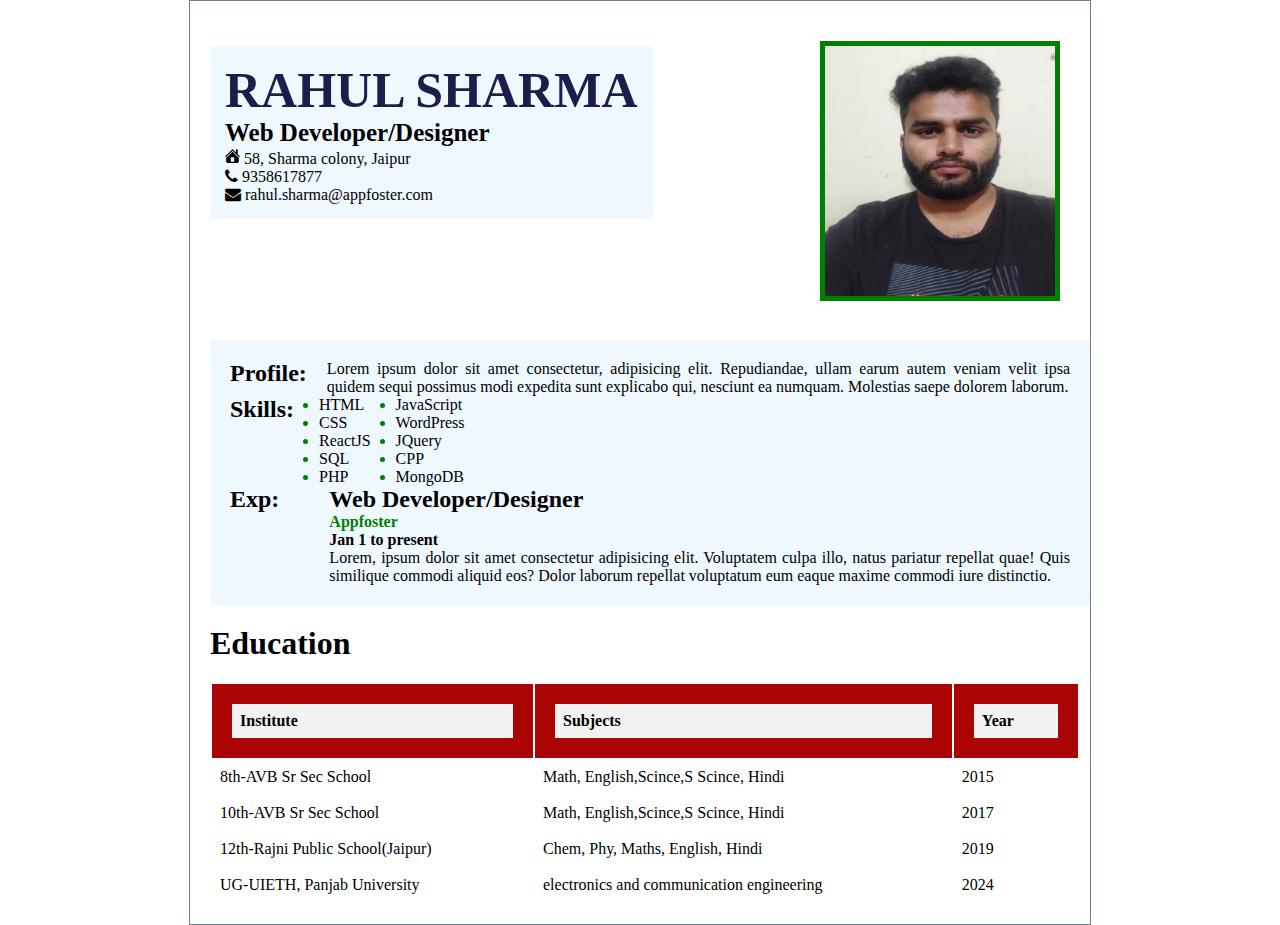
<file: 3532-HTML Basic/index.html>
<!DOCTYPE html>
<html lang="en">

<head>
    <meta charset="UTF-8">
    <meta name="viewport" content="width=device-width, initial-scale=1.0">
    <title>Resume</title>
    <link rel="stylesheet" href="css/style.css">
    <link rel="stylesheet" href="https://cdnjs.cloudflare.com/ajax/libs/font-awesome/4.7.0/css/font-awesome.min.css">
    <link href="https://cdn.jsdelivr.net/npm/bootstrap@5.3.2/dist/css/bootstrap.min.css" rel="stylesheet"
        integrity="sha384-T3c6CoIi6uLrA9TneNEoa7RxnatzjcDSCmG1MXxSR1GAsXEV/Dwwykc2MPK8M2HN" crossorigin="anonymous">






</head>

<body>
    <div class="container">
        <div class="content">
            <section class="intro_section">


                <div class="main-info">
                    <h1>Rahul Sharma</h1>
                    <h4>Web Developer/Designer</h4>
                    <div class="about-me">
                        <ul>
                            <li> <svg xmlns="http://www.w3.org/2000/svg" x="0px" y="0px"  width="15" height="17"
                                    viewBox="0 0 26 26">
                                    <path
                                        d="M 20 2.03125 C 19.449219 2.03125 19 2.480469 19 3.03125 L 19 7.8125 L 13.71875 2.53125 C 13.328125 2.140625 12.671875 2.140625 12.28125 2.53125 L 0.5625 14.28125 C 0.171875 14.671875 0.171875 15.296875 0.5625 15.6875 C 0.953125 16.078125 1.578125 16.078125 1.96875 15.6875 L 13 4.65625 L 24.0625 15.71875 C 24.257813 15.914063 24.523438 16.03125 24.78125 16.03125 C 25.039063 16.03125 25.273438 15.914063 25.46875 15.71875 C 25.859375 15.328125 25.859375 14.703125 25.46875 14.3125 L 22 10.84375 L 22 3.03125 C 22 2.480469 21.550781 2.03125 21 2.03125 Z M 13 6.5 L 2 17.5 L 2 23 C 2 24.65625 3.34375 26 5 26 L 21 26 C 22.65625 26 24 24.65625 24 23 L 24 17.5 Z M 11 16 L 15 16 C 15.550781 16 16 16.449219 16 17 L 16 23 C 16 23.550781 15.550781 24 15 24 L 11 24 C 10.449219 24 10 23.550781 10 23 L 10 17 C 10 16.449219 10.449219 16 11 16 Z">
                                    </path>
                                </svg> <span style="margin-left: auto;">58, Sharma colony, Jaipur</span></li>
                            <li><i class="fa fa-phone"></i> 9358617877</li>
                            <!-- <li>rahul.sharma@appfoster.com</li> -->
                            <li><i class="fa fa-envelope"></i> <span  ><a target=" " href="mailto:rahul.sharma@appfoster.com">rahul.sharma@appfoster.com </a></span></li>
                            <!-- <a href="mailto:recipient@example.com">Send Email</a> -->

                        </ul>
                    </div>
                </div>

                <div class="image_container">
                    <img src="img/rahul.jpg" alt="rahul-photo">
                </div>
            </section>

            <section class="profile">
                <div class="prof">
                    <h2>Profile:</h2>
                    <p>Lorem ipsum dolor sit amet consectetur, adipisicing elit. Repudiandae, ullam earum autem veniam
                        velit ipsa quidem sequi possimus modi expedita sunt explicabo qui, nesciunt ea numquam.
                        Molestias saepe dolorem laborum.</p>
                </div>
                <div class="skills">
                    <h2>Skills:</h2>
                    <div class="skill-item">
                        <ul>
                            <li>HTML </li>
                            <li>CSS</li>
                            <li>ReactJS</li>
                            <li>SQL</li>
                            <li>PHP</li>
                        </ul>
                        <ul>
                            <li>JavaScript</li>
                            <li>WordPress</li>
                            <li>JQuery</li>
                            <li>CPP</li>
                            <li>MongoDB</li>
                        </ul>
                    </div>


                </div>
                <div class="exp">
                    <h2>Exp:</h2>
                    <div class="exp-info">
                        <h2>Web Developer/Designer</h2>

                        <ul>
                            <li style="color: green;"><b>Appfoster </b></li>
                            <li><b>Jan 1 to present</b></li>
                        </ul>
                        <p>Lorem, ipsum dolor sit amet consectetur adipisicing elit. Voluptatem culpa illo, natus
                            pariatur
                            repellat quae! Quis similique commodi aliquid eos? Dolor laborum repellat voluptatum eum
                            eaque
                            maxime commodi iure distinctio.</p>
                    </div>
                </div>
            </section>
            <div class="education">
                <h1>Education</h1>

                <table>
                    <thead class="headd">
                        <tr >
                            <th>Institute</th>
                            <th>Subjects</th>
                            <th>Year</th>
                        </tr>
                    </thead>
                    <tbody>
                        <tr>
                            <td>8th-AVB Sr Sec School</td>
                            <td>Math, English,Scince,S Scince, Hindi</td>
                            <td>2015</td>
                        </tr>
                        <tr>
                            <td>10th-AVB Sr Sec School</td>
                            <td>Math, English,Scince,S Scince, Hindi</td>
                            <td>2017</td>
                        </tr>
                        <tr>
                            <td>12th-Rajni Public School(Jaipur)</td>
                            <td>Chem, Phy, Maths, English, Hindi</td>
                            <td>2019</td>
                        </tr>
                        <tr>
                            <td>UG-UIETH, Panjab University</td>
                            <td>electronics and communication engineering</td>
                            <td>2024</td>
                        </tr>

                    </tbody>
                </table>
            </div>

        </div>

    </div>
</body>

</html>
</file>
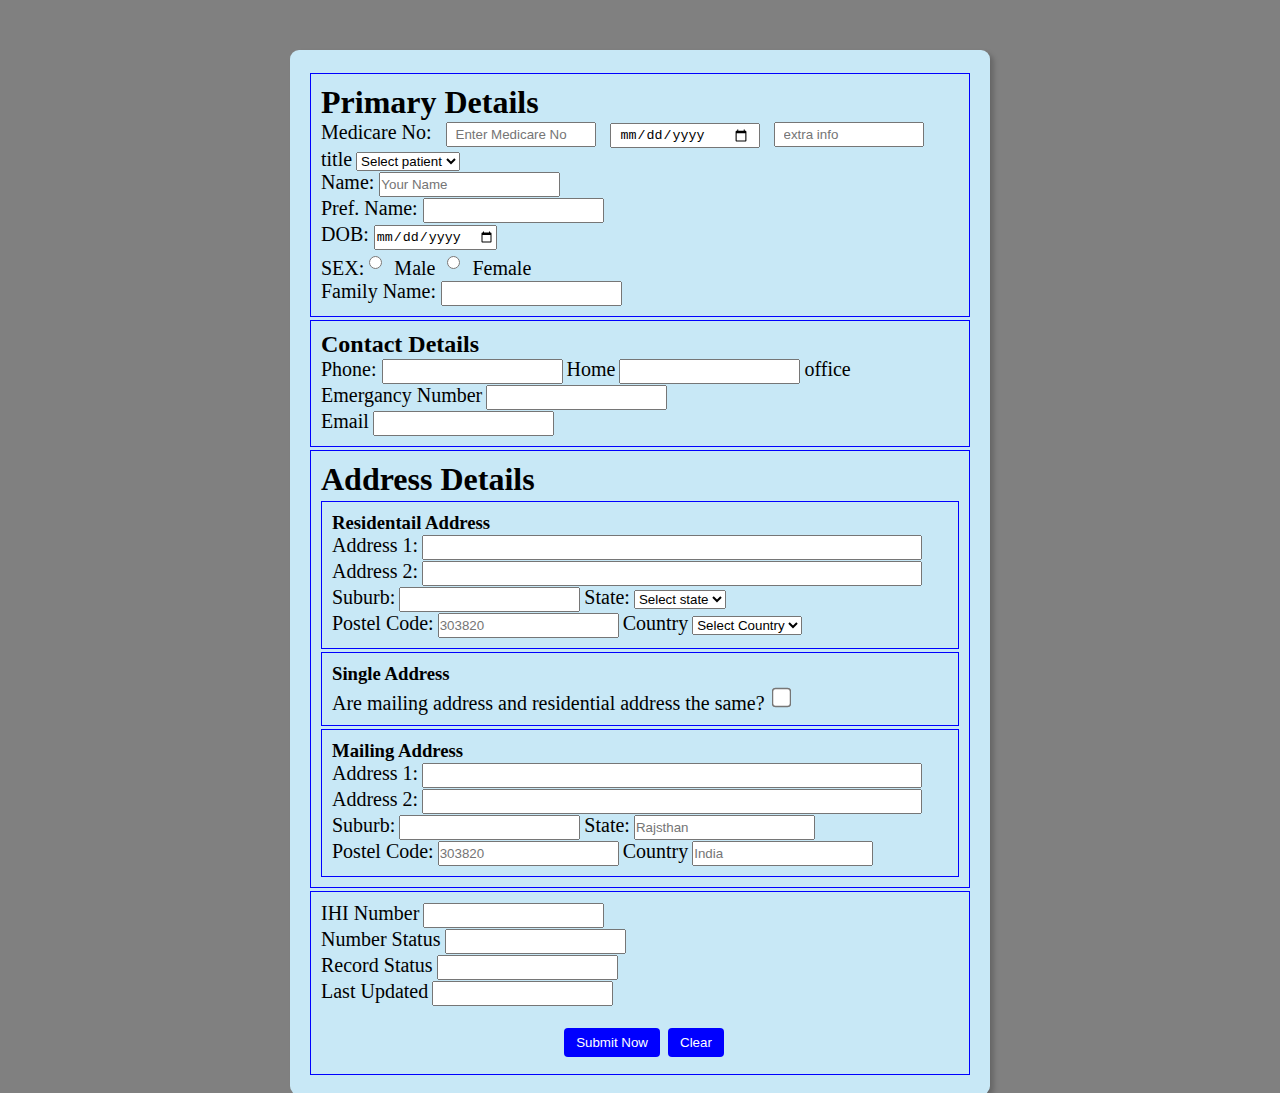
<file: 3535-HTML FORM/index.html>
<!DOCTYPE html>
<html lang="en">

<head>
    <meta charset="UTF-8">
    <meta name="viewport" content="width=device-width, initial-scale=1.0">
    <title>HTML Form</title>
    <link rel="stylesheet" href="css/style.css">
</head>

<body>
    <div class="container">
        <div class="main-content">

            <form action="">
                <div class="box-1">
                    <h1>Primary Details</h1>

                    <div>
                        <label for="medicare-number" class="medicare-label">Medicare No:</label>
                        <input type="text" name="medicare-number" class="medicare-input" placeholder="Enter Medicare No"
                            required>

                        <input type="date" name="medicare-expiry" class="medicare-date" required>

                        <input type="text" name="additional-field" class="medicare-input" placeholder="extra info">
                    </div>
                    <div>
                        <label for="job-role">title</label>
                        <select name="job-role" id="job-role">
                            <option value="">Select patient</option>
                            <option value="frontend">Heart patient</option>
                            <option value="backend">Ortho Patient</option>
                            <option value="full-stack"> Neuro Patient</option>
                        </select>
                    </div>
                    <div>
                        <label for="name">Name: </label>
                        <input type="text" placeholder="Your Name">
                    </div>
                    <div>
                        <label for="name">Pref. Name: </label>
                        <input type="text">
                    </div>
                    <div>
                        <label for="name">DOB: </label>
                        <input type="date">
                    </div>
                    <div>
                        <label for="sex">SEX: </label>
                        <input type="radio" id="html" name="fav_language" value="HTML">
                          <label for="html">Male</label>
                          <input type="radio" id="css" name="fav_language" value="CSS">
                          <label for="css">Female</label>
                    </div>
                    <div>
                        <label for="name">Family Name: </label>
                        <input type="text" placeholder="">
                    </div>
                </div>
                <div class="box-1">
                    <h2>Contact Details</h2>
                    <div>
                        <label for="phone">Phone: </label>
                        <input type="number">
                        <label for="">Home</label>
                        <input type="number">
                        <label for="">office</label>
                    </div>
                    <div>
                        <label for="">Emergancy Number</label>
                        <input type="text">
                    </div>
                    <div>
                        <label for="">Email</label>
                        <input type="mail">
                    </div>
                </div>

                <div class="box-1">
                    <h1>Address Details</h1>
                    <div class="box3-1">
                        <h3>Residentail Address</h3>
                        <div>
                            <label for="">Address 1:</label>
                            <input style="width: 500px;" type="text">
                        </div>
                        <div>
                            <label for="">Address 2:</label>
                            <input style="width: 500px;" type="text">
                        </div>
                        <div>
                            <label for="">Suburb:</label>
                            <input type="text">
                            <label for="">State:</label>
                            <!-- <input type="text" placeholder="Rajsthan"> -->
                            <select name="job-role" id="job-role">
                                <option value="">Select state</option>
                                <option value="frontend">Rajsthan</option>
                                <option value="backend">U.P</option>
                                <option value="full-stack"> Panjab</option>
                                <option value="full-stack"> Haryana</option>
                                <option value="full-stack"> Gujrat</option>
                                <option value="full-stack"> M.P</option>
                            </select>
                        </div>
                        <div>
                            <label for="">Postel Code:</label>
                            <input type="text" placeholder="303820">
                            <label for="">Country</label>
                            <!-- <input type="text" placeholder="India"> -->
                            <select name="job-role" id="job-role">
                                <option value="">Select Country</option>
                                <option value="frontend">India</option>
                                <option value="backend">Nepal</option>
                                <option value="full-stack">U.S</option>
                                <option value="full-stack">Germany</option>
                                <option value="full-stack">England</option>
                                <option value="full-stack">France</option>
                            </select>
                        </div>


                    </div>
                    <!-- <div class="box3-1">
                        <h3>Single Address</h3>
                        <label for="">Are mailing address and residentail address same? yes</label> <input
                        type="checkbox">
    
                    </div> -->
                    <div class="box3-1">
                        <h3>Single Address</h3>
                        <label>
                          Are mailing address and residential address the same?
                          <input type="checkbox">
                        </label>
                        <!-- <button type="button"></button> -->
                      </div>
                    <div class="box3-1">
                        <h3>Mailing Address</h3>
                        <div>
                            <label for="">Address 1:</label>
                            <input style="width: 500px;" type="text">
                        </div>
                        <div>
                            <label for="">Address 2:</label>
                            <input style="width: 500px;" type="text">
                        </div>
                        <div>
                            <label for="">Suburb:</label>
                            <input type="text">
                            <label for="">State:</label>
                            <input type="text" placeholder="Rajsthan">
                        </div>
                        <div>
                            <label for="">Postel Code:</label>
                            <input type="text" placeholder="303820">
                            <label for="">Country</label>
                            <input type="text" placeholder="India">
                        </div>


                    </div>
                </div>
                <div class="box-1">
                    <div>
                        <label for="">IHI Number</label>
                        <input type="number">
                    </div>
                    <div>
                        <label for="">Number Status </label>
                        <input type="number">
                    </div>
                    <div>
                        <label for="">Record Status</label>
                        <input type="number">
                    </div>
                    <div>
                        <label for="">Last Updated</label>
                        <input type="text">
                    </div>
                    <div class="button-container">
                        <button style="margin-right:6px ;" type="submit">Submit Now</button>
                        <button style="margin: 2px;" type="submit">Clear</button>
                    </div>
                </div>

            </form>
        </div>
    </div>
</body>

</html>
</file>
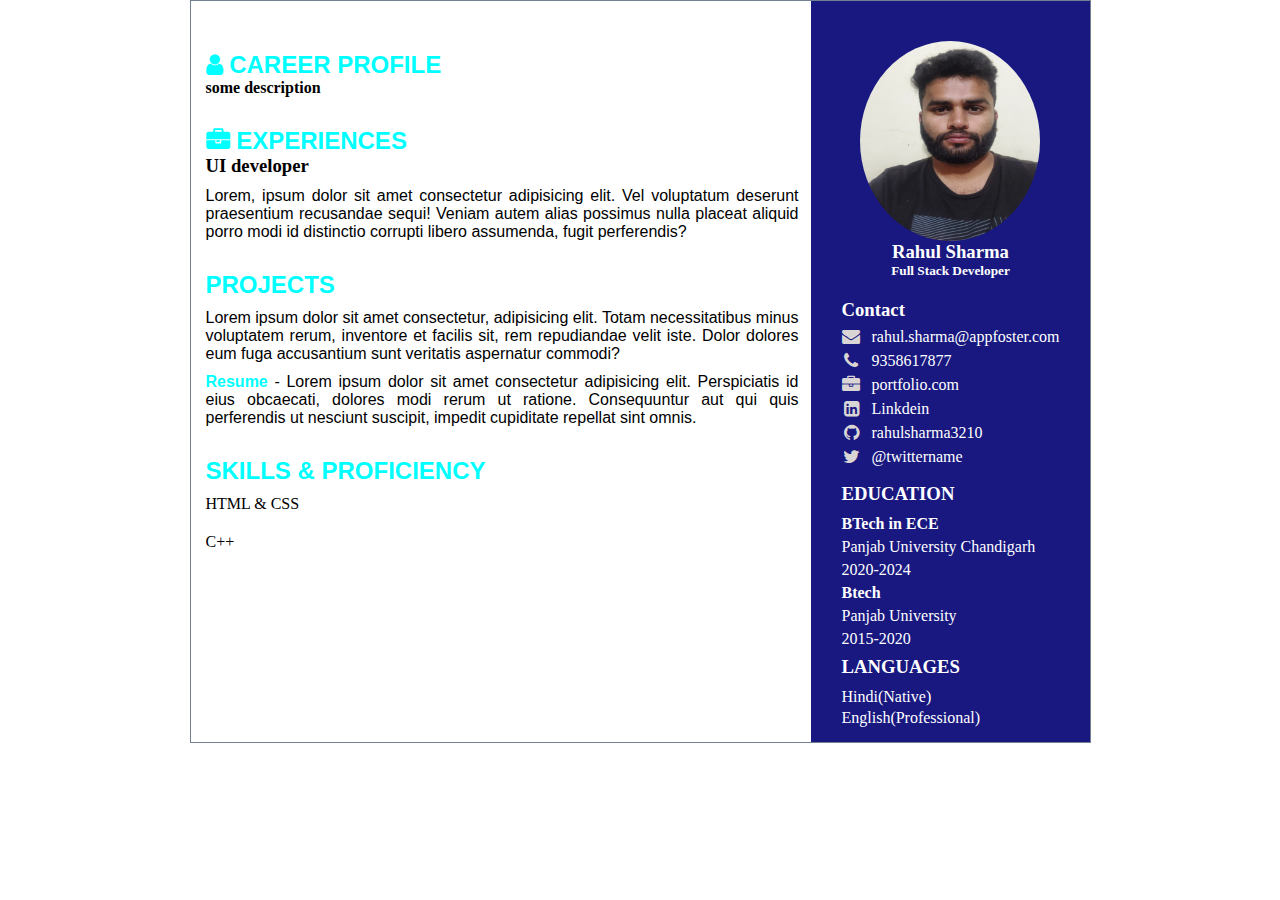
<file: 3550-CSS/index.html>
<!DOCTYPE html>
<html lang="en">

<head>
    <meta charset="UTF-8">
    <meta name="viewport" content="width=device-width, initial-scale=1.0">
    <title>CSS-Task</title>
    <link rel="stylesheet" href="css/style.css">
    <link rel="stylesheet" href="https://cdnjs.cloudflare.com/ajax/libs/font-awesome/4.7.0/css/font-awesome.min.css">
    <link href="https://cdn.jsdelivr.net/npm/bootstrap@5.3.2/dist/css/bootstrap.min.css" rel="stylesheet"
        integrity="sha384-T3c6CoIi6uLrA9TneNEoa7RxnatzjcDSCmG1MXxSR1GAsXEV/Dwwykc2MPK8M2HN" crossorigin="anonymous">
</head>

<body>
    <div class="container">
        <div class="content">
            <div class="left">
                <div class="career">
                    <h2 style="color: aqua;""><i class=" fa fa-user"></i> CAREER PROFILE</h2>
                    <h4>some description</h4>
                </div>
                <div class="exp">
                    <h2 style="color: aqua;"" ><i class=" fa fa-briefcase"></i> EXPERIENCES</h2>
                    <h3>UI developer</h3>
                    <p>Lorem, ipsum dolor sit amet consectetur adipisicing elit. Vel voluptatum deserunt praesentium
                        recusandae sequi! Veniam autem alias possimus nulla placeat aliquid porro modi id distinctio
                        corrupti libero assumenda, fugit perferendis?</p>
                </div>
                <div class="projects">
                    <h2 style="color: aqua;"><i class='fas fa-project-diagram'></i>
                        PROJECTS</h2>
                    <p>Lorem ipsum dolor sit amet consectetur, adipisicing elit. Totam necessitatibus minus voluptatem
                        rerum, inventore et facilis sit, rem repudiandae velit iste. Dolor dolores eum fuga accusantium
                        sunt veritatis aspernatur commodi?</p>

                    <p> <b style="color: aqua;">Resume </b>- Lorem ipsum dolor sit amet consectetur adipisicing elit.
                        Perspiciatis id eius obcaecati, dolores
                        modi rerum ut ratione. Consequuntur aut qui quis perferendis ut nesciunt suscipit, impedit
                        cupiditate repellat sint omnis.</p>
                </div>
                <div class="skill">
                    <h2 style="color: aqua;"">SKILLS & PROFICIENCY</h2>
                    <ul style=" list-style-type: none;">
                        <li>
                            <span style="margin-right: 5px;">HTML & CSS</span>
                            <div class="progress">
                                <div class="progress-bar " role="progressbar" style="width: 25%" aria-valuenow="25"
                                    aria-valuemin="0" aria-valuemax="100"></div>
                            </div>
                        </li>
                        <li>
                            <span style="margin-right: 5px;">C++</span>
                            <div class="progress mt-2">
                                <div class="progress-bar" role="progressbar" style="width: 75%" aria-valuenow="75"
                                    aria-valuemin="0" aria-valuemax="100"></div>
                            </div>
                        </li>
                        </ul>
                </div>



            </div>
            <div class="right">
                <div class="photo">
                    <img src="img/rahul.jpg" alt="">

                </div>
                <div class="head">
                    <h3>Rahul Sharma</h3>
                    <h5>Full Stack Developer</h5>
                </div>
                <div class="contact">
                    <h3>Contact</h3>
                    <ul>
                        <li><i class="fa fa-envelope"></i> <span><a target=" "
                                    href="mailto:rahul.sharma@appfoster.com">rahul.sharma@appfoster.com </a></span></li>
                        <li><i class="fa fa-phone"></i> <span>9358617877</span></li>
                        <li><i class="fa fa-briefcase"></i> <span>portfolio.com</span></li>
                        <li><i class="fa fa-linkedin-square"></i> <span><a target=" "
                                    href="https://www.linkedin.com/in/rahul-sharma-a698ab212">Linkdein</a></span></li>
                        <li><i class="fa fa-github"></i> <span><a target=" "
                                    href="https://github.com/rahulsharma3210">rahulsharma3210</a> </span></li>
                        <li><i class="fa fa-twitter"></i> <span>@twittername</span></li>
                    </ul>
                </div>

                <div class="education">
                    <h3> EDUCATION</h3>


                    <ul>
                        <li><b>BTech in ECE</b></li>
                        <li> Panjab University Chandigarh</li>
                        <li> 2020-2024</li>
                    </ul>
                    <ul>
                        <li><b>Btech</b></li>
                        <li> Panjab University </li>
                        <li> 2015-2020</li>
                    </ul>

                </div>
                <div class="language">
                    <h3>LANGUAGES</h3>
                    <ul>
                        <li>Hindi(Native)</li>

                        <li>English(Professional)</li>
                    </ul>
                </div>
            </div>
        </div>
    </div>
</body>

</html>
</file>
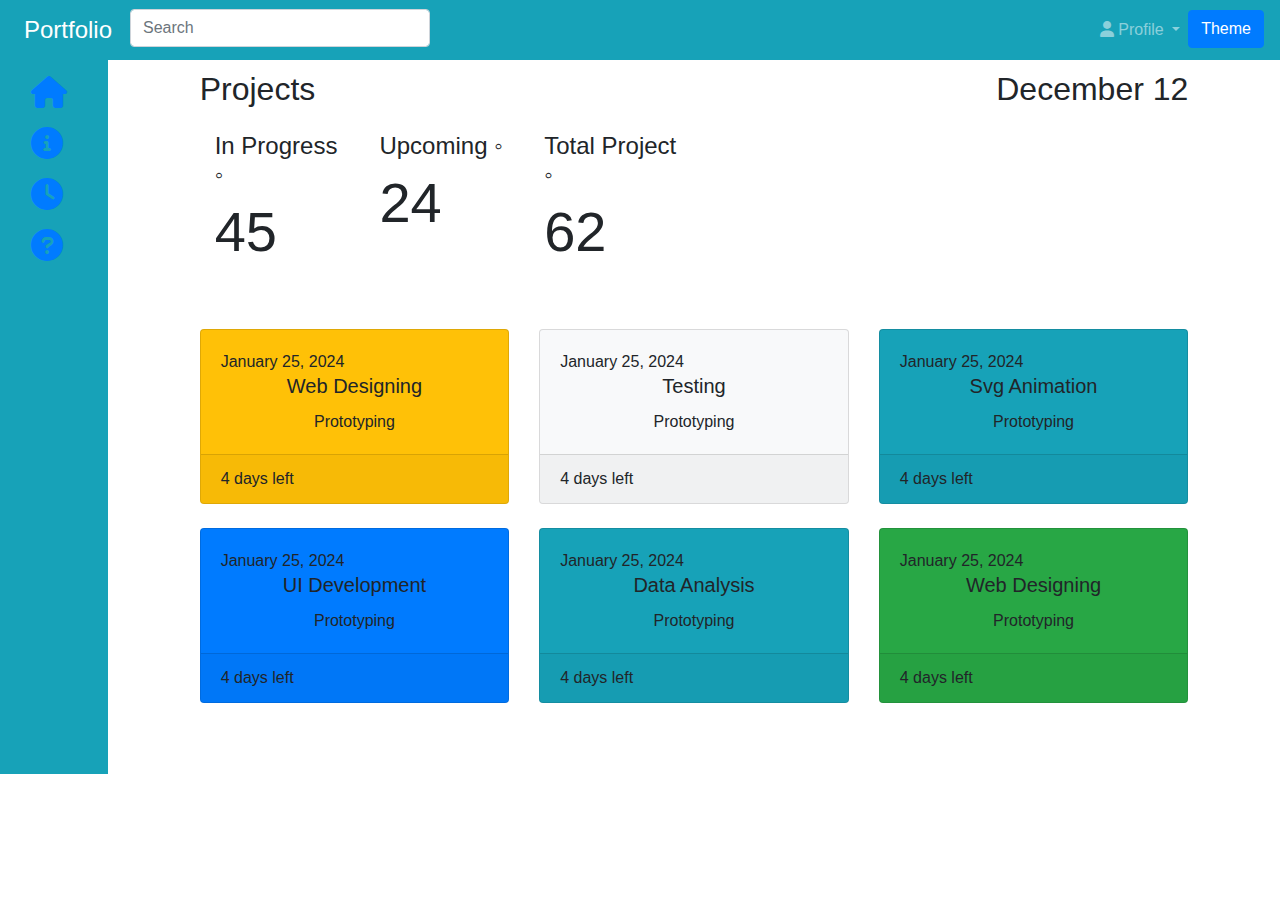
<file: 3555- Bootstrap/index.html>
<!DOCTYPE html>
<html lang="en">

<head>
    <meta charset="UTF-8">
    <meta name="viewport" content="width=device-width, initial-scale=1.0">
    <link rel="stylesheet" href="https://stackpath.bootstrapcdn.com/bootstrap/4.5.2/css/bootstrap.min.css">
    <link rel="stylesheet" href="https://cdnjs.cloudflare.com/ajax/libs/font-awesome/6.0.0/css/all.min.css">
    <title>3555-Bootstrap</title>
    <link rel="stylesheet" href="css/style.css">
    <style></style>
</head>

<body>

    <nav class="navbar navbar-expand-lg navbar-dark bg-info navbar-custom">
        <button class="navbar-toggler" type="button" data-toggle="collapse" data-target="#navbarNav"
            aria-controls="navbarNav" aria-expanded="false" aria-label="Toggle navigation">
            <span class="navbar-toggler-icon"></span>
        </button>
        <div class="collapse navbar-collapse" id="navbarNav">
            <ul class="navbar-nav mr-auto">
                <li class="nav-item active">
                    <a class="nav-link larger-font portfolio-heading" href="#">Portfolio</a>
                </li>
                <li class="nav-item active">
                    <input type="text" class="form-control" placeholder="Search">
                </li>
            </ul>
            <ul class="navbar-nav ml-auto">
                <li class="nav-item dropdown">
                    <a class="nav-link dropdown-toggle" href="#" id="profileDropdown" role="button"
                        data-toggle="dropdown" aria-haspopup="true" aria-expanded="false">
                        <i class="fas fa-user"></i> Profile
                    </a>
                    <div class="dropdown-menu" aria-labelledby="profileDropdown">
                        <a class="dropdown-item" href="#">My Profile</a>
                        <a class="dropdown-item" href="#">Settings</a>
                        <div class="dropdown-divider"></div>
                        <a class="dropdown-item" href="#">Logout</a>
                    </div>
                </li>
                <li class="nav-item">
                    <button class="btn btn-primary" onclick="toggleMode()">Theme</button>
                </li>
            </ul>
        </div>
    </nav>

    <div class="container-fluid">
        <div class="row">
            <!-- Sidebar -->
            <nav class="col-md-3 col-lg-2 w-10 d-md-block bg-info mt-1 sidebar">
                <div class="sidebar-sticky ">
                    <ul class="nav  pt-10 mt-5 flex-column">
                        <li class="nav-item">
                            <a class="nav-link mt-3 mx-auto active" href="#">
                                <i class="fas fa-home fa-2x"></i>
                            </a>
                        </li>
                        <li class="nav-item">
                            <a class="nav-link" href="#">
                                <i class="fas fa-info-circle fa-2x"></i>
                            </a>
                        </li>
                        <li class="nav-item">
                            <a class="nav-link" href="#">
                                <i class="fas fa-clock fa-2x"></i>
                            </a>
                        </li>
                        <li class="nav-item">
                            <a class="nav-link" href="#">
                                <i class="fas fa-question-circle fa-2x"></i>
                            </a>
                        </li>
                    </ul>
                </div>
            </nav>

            <!-- Main Content -->
            <main role="main" class="col-md-9 ml-sm-auto mx-auto col-lg-10 px-md-4">
           

                <div class="main pt-100">
                    <div class="container-fluid  pt-100">

                        <div class="row">
                            <div class="col-lg-6">
                                <h2 class="text-left">Projects</h2>
                            </div>
                            <div class="col-lg-6">
                                <h2 class="text-right">December 12</h2>
                            </div>
                        </div>


                        <div class="container mt-3">
                            <div class="row">
                              
                                <div class="col-md-2 mb-4 mb-4-custom">
                                    <h4>In Progress ◦</h4>
                                    <p class="text-left display-4">45 </p>
                                </div>

                               
                                <div class="col-md-2 mb-4 mb-4-custom">
                                    <h4>Upcoming ◦ </h4>
                                    <p class="text-left display-4">24 </p>
                                </div>

                                
                                <div class="col-md-2 mb-4">
                                    <h4>Total Project ◦</h4>
                                    <p class="text-left display-4">62 </p>
                                </div>
                            </div>
                        </div>

                        <div class="row row-cols-1 row-cols-lg-3 g-4 g-lg-3 ">

                            <div class="col mt-4  ">
                                <div class="card   bg-warning ">

                                    <div class="card-body  ">
                                        January 25, 2024
                                        <h5 class="card-title text-center">Web Designing</h5>
                                        <p class="card-text text-center">Prototyping
                                        </p>
                                    </div>
                                    <div class="card-footer text-body-secondary">
                                        4 days left
                                    </div>
                                </div>
                            </div>
                            
                            <div class="col mt-4  ">
                                <div class="card   bg-light ">

                                    <div class="card-body  ">
                                        January 25, 2024
                                        <h5 class="card-title text-center">Testing</h5>
                                        <p class="card-text text-center">Prototyping
                                        </p>
                                    </div>
                                    <div class="card-footer text-body-secondary">
                                        4 days left
                                    </div>
                                </div>
                            </div>
                            <div class="col mt-4  ">
                                <div class="card bg-info ">

                                    <div class="card-body  ">
                                        January 25, 2024
                                        <h5 class="card-title text-center">Svg Animation</h5>
                                        <p class="card-text text-center">Prototyping
                                        </p>
                                    </div>
                                    <div class="card-footer text-body-secondary">
                                        4 days left
                                    </div>
                                </div>
                            </div>
                            <div class="col mt-4  ">
                                <div class="card   bg-primary ">

                                    <div class="card-body  ">
                                        January 25, 2024
                                        <h5 class="card-title text-center">UI Development</h5>
                                        <p class="card-text text-center">Prototyping
                                        </p>
                                    </div>
                                    <div class="card-footer text-body-secondary">
                                        4 days left
                                    </div>
                                </div>
                            </div>
                            <div class="col mt-4  ">
                                <div class="card   bg-info ">

                                    <div class="card-body  ">
                                        January 25, 2024
                                        <h5 class="card-title text-center">Data Analysis</h5>
                                        <p class="card-text text-center">Prototyping
                                        </p>
                                    </div>
                                    <div class="card-footer text-body-secondary">
                                        4 days left
                                    </div>
                                </div>
                            </div>
                            <div class="col mt-4  ">
                                <div class="card   bg-success ">

                                    <div class="card-body  ">
                                        January 25, 2024
                                        <h5 class="card-title text-center">Web Designing</h5>
                                        <p class="card-text text-center">Prototyping
                                        </p>
                                    </div>
                                    <div class="card-footer text-body-secondary">
                                        4 days left
                                    </div>
                                </div>
                            </div>

                        </div>
                    </div>
                </div>
            </main>
        </div>
    </div>

   
    <script src="https://code.jquery.com/jquery-3.5.1.slim.min.js"></script>
    <script src="https://cdn.jsdelivr.net/npm/@popperjs/core@2.0.7/dist/umd/popper.min.js"></script>
    <script src="https://stackpath.bootstrapcdn.com/bootstrap/4.5.2/js/bootstrap.min.js"></script>

    <script src="javascript/script.js"></script>

</body>

</html>
</file>
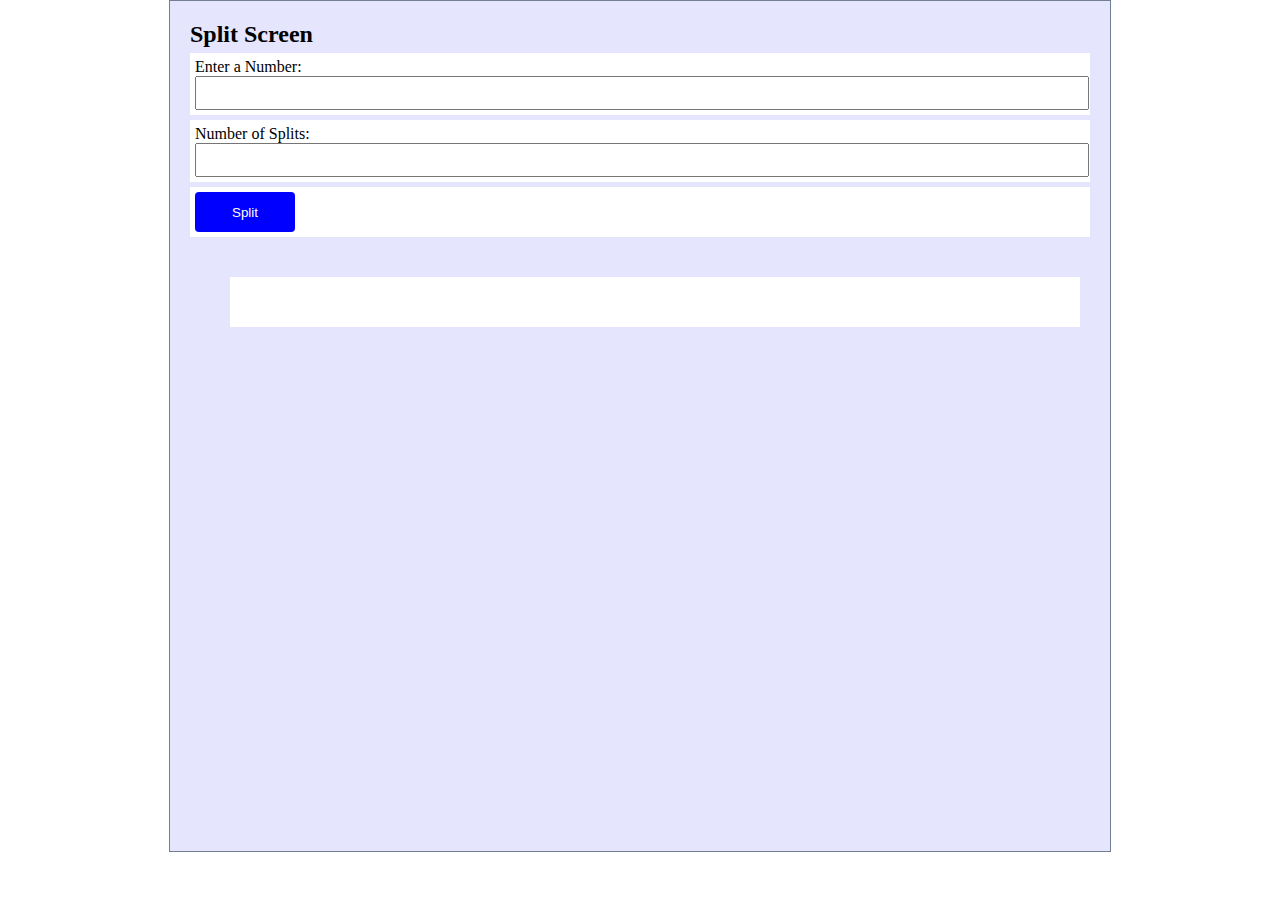
<file: 3565-Javascript/index.html>
<!DOCTYPE html>
<html lang="en">

<head>
  <meta charset="UTF-8">
  <meta name="viewport" content="width=device-width, initial-scale=1.0">
  <title>Split Numbers</title>
  <link rel="stylesheet" href="css/style.css">
</head>

<body>
  <div class="container">
    <div class="content">
      <h2>Split Screen </h2>
      <div class="box">
        <label for="inputNumber">Enter a Number:</label>
        <input type="number" id="inputNumber" min="1" required>
      </div>
      <div class="box">
        <label for="inputSplit">Number of Splits:</label>
        <input type="number" id="inputSplit" min="1" required>
      </div>
      <div class="box">
        <button onclick="splitNumbers()">Split</button>
      </div>
      <div id="output-container">
        <!-- Divs will be dynamically added here -->
      </div>
    </div>
  </div>

  <script src="javascript/script.js"></script>
</body>

</html>
</file>
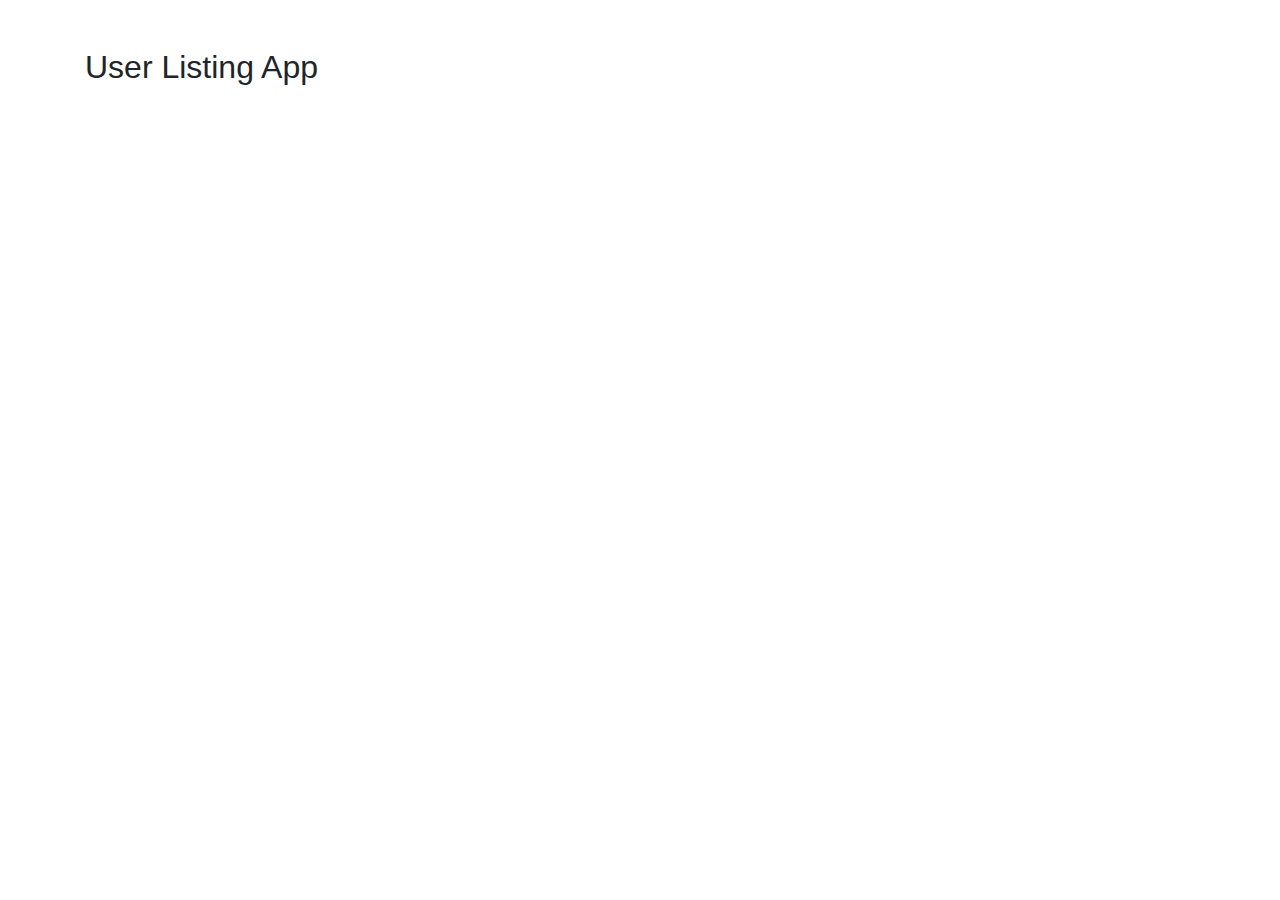
<file: 3589-Async JS/index.html>
<!DOCTYPE html>
<html lang="en">
<head>
  <meta charset="UTF-8">
  <meta name="viewport" content="width=device-width, initial-scale=1.0">
  <title>User Listing</title>
  <link rel="stylesheet" href="https://stackpath.bootstrapcdn.com/bootstrap/4.5.2/css/bootstrap.min.css">
  
</head>
<body>

<div class="container  mt-5">
  <h2>User Listing App</h2>
  <div id="userList"></div>
  
</div>

<div class="modal fade" id="userDetailsModal" tabindex="-1" role="dialog" aria-labelledby="userDetailsModalLabel" aria-hidden="true">
  <div class="modal-dialog" role="document">
    <div class="modal-content">
      <div class="modal-header">
        <h5 class="modal-title" id="userDetailsModalLabel">User Details</h5>
        <button type="button" class="close" data-dismiss="modal" aria-label="Close">
          <span aria-hidden="true">&times;</span>
        </button>
      </div>
      <div class="modal-body" id="userDetails"></div>
    </div>
  </div>
</div>


<script src="https://code.jquery.com/jquery-3.5.1.slim.min.js"></script>
<script src="https://cdn.jsdelivr.net/npm/@popperjs/core@2.9.1/dist/umd/popper.min.js"></script>
<script src="https://stackpath.bootstrapcdn.com/bootstrap/4.5.2/js/bootstrap.min.js"></script>


<script src="javascript/script.js"></script>
</body>
</html>
</file>
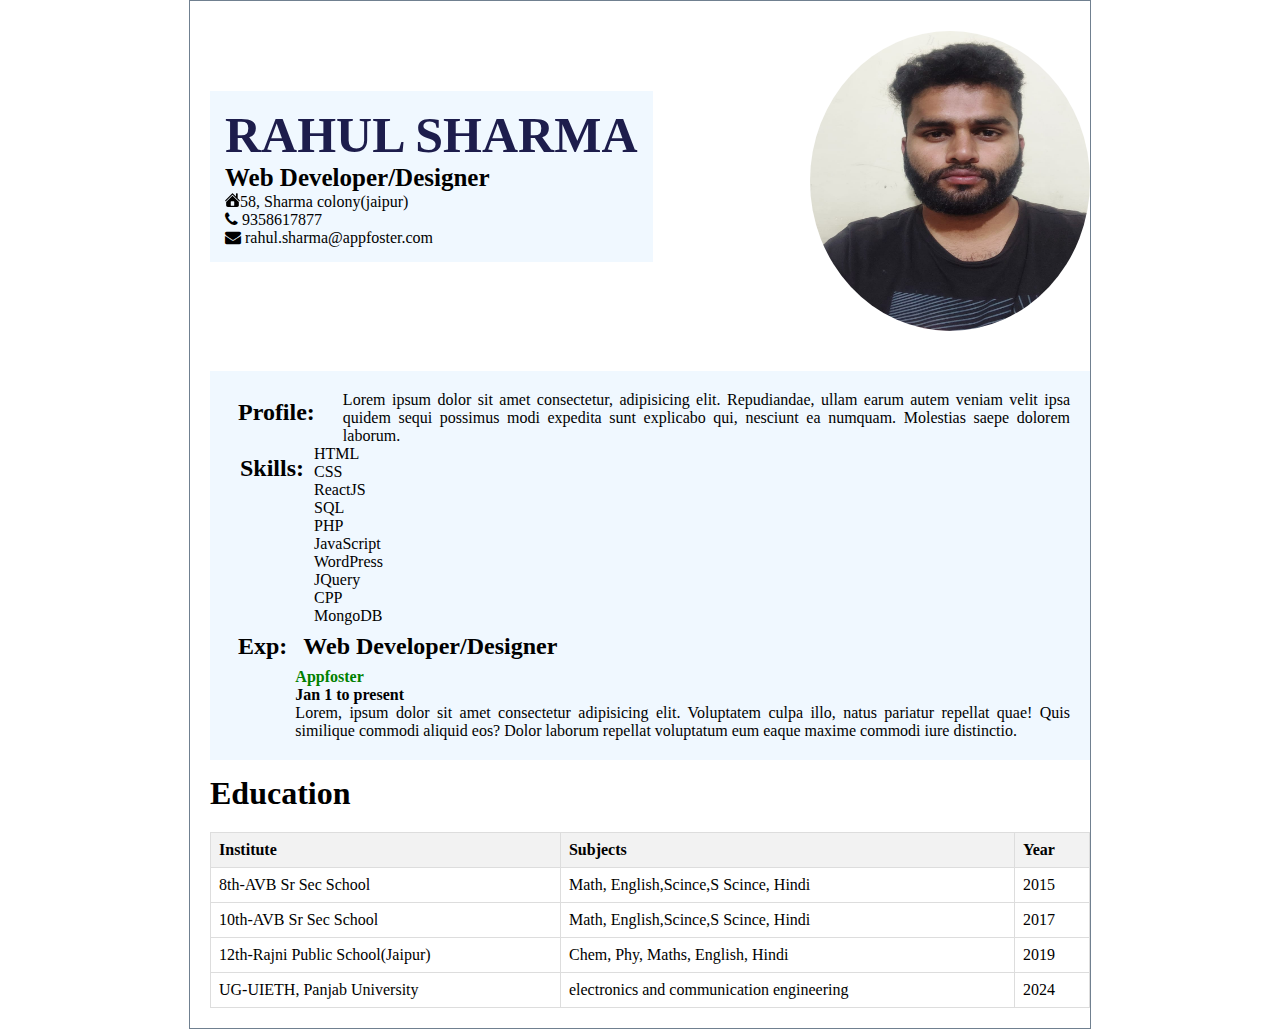
<file: basic-task-html-3532/index.html>
<!DOCTYPE html>
<html lang="en">

<head>
    <meta charset="UTF-8">
    <meta name="viewport" content="width=device-width, initial-scale=1.0">
    <title>Resume</title>
    <link rel="stylesheet" href="css/style.css">
    <link rel="stylesheet" href="https://cdnjs.cloudflare.com/ajax/libs/font-awesome/4.7.0/css/font-awesome.min.css">
    <link href="https://cdn.jsdelivr.net/npm/bootstrap@5.3.2/dist/css/bootstrap.min.css" rel="stylesheet"
        integrity="sha384-T3c6CoIi6uLrA9TneNEoa7RxnatzjcDSCmG1MXxSR1GAsXEV/Dwwykc2MPK8M2HN" crossorigin="anonymous">






</head>

<body>
    <div class="container">
        <div class="content">
            <section class="intro_section">


                <div class="main-info">
                    <h1>Rahul Sharma</h1>
                    <h4>Web Developer/Designer</h4>
                    <div class="about-me">
                        <ul>
                            <li> <svg xmlns="http://www.w3.org/2000/svg" x="0px" y="0px" width="15" height="15"
                                    viewBox="0 0 26 26">
                                    <path
                                        d="M 20 2.03125 C 19.449219 2.03125 19 2.480469 19 3.03125 L 19 7.8125 L 13.71875 2.53125 C 13.328125 2.140625 12.671875 2.140625 12.28125 2.53125 L 0.5625 14.28125 C 0.171875 14.671875 0.171875 15.296875 0.5625 15.6875 C 0.953125 16.078125 1.578125 16.078125 1.96875 15.6875 L 13 4.65625 L 24.0625 15.71875 C 24.257813 15.914063 24.523438 16.03125 24.78125 16.03125 C 25.039063 16.03125 25.273438 15.914063 25.46875 15.71875 C 25.859375 15.328125 25.859375 14.703125 25.46875 14.3125 L 22 10.84375 L 22 3.03125 C 22 2.480469 21.550781 2.03125 21 2.03125 Z M 13 6.5 L 2 17.5 L 2 23 C 2 24.65625 3.34375 26 5 26 L 21 26 C 22.65625 26 24 24.65625 24 23 L 24 17.5 Z M 11 16 L 15 16 C 15.550781 16 16 16.449219 16 17 L 16 23 C 16 23.550781 15.550781 24 15 24 L 11 24 C 10.449219 24 10 23.550781 10 23 L 10 17 C 10 16.449219 10.449219 16 11 16 Z">
                                    </path>
                                </svg>58, Sharma colony(jaipur)</li>
                            <li><i class="fa fa-phone"></i> 9358617877</li>
                            <!-- <li>rahul.sharma@appfoster.com</li> -->
                            <li><i class="fa fa-envelope"></i> <span>rahul.sharma@appfoster.com</span></li>

                        </ul>
                    </div>
                </div>

                <div class="image_container">
                    <img src="img/rahul.jpg" alt="rahul-photo">
                </div>
            </section>

            <section class="profile">
                <div class="prof">
                    <h2>Profile:</h2>
                    <p>Lorem ipsum dolor sit amet consectetur, adipisicing elit. Repudiandae, ullam earum autem veniam
                        velit ipsa quidem sequi possimus modi expedita sunt explicabo qui, nesciunt ea numquam.
                        Molestias saepe dolorem laborum.</p>
                </div>
                <div class="skills">
                    <h2>Skills:</h2>
                    <div class="skill-item">
                        <ul>
                            <li>HTML </li>
                            <li>CSS</li>
                            <li>ReactJS</li>
                            <li>SQL</li>
                            <li>PHP</li>
                        </ul>
                        <ul>
                            <li>JavaScript</li>
                            <li>WordPress</li>
                            <li>JQuery</li>
                            <li>CPP</li>
                            <li>MongoDB</li>
                        </ul>
                    </div>


                </div>
                <div class="exp">
                    <h2>Exp:</h2>
                    <div class="exp-info">
                        <h2>Web Developer/Designer</h2>

                        <ul>
                            <li style="color: green;"><b>Appfoster </b></li>
                            <li><b>Jan 1 to present</b></li>
                        </ul>
                        <p>Lorem, ipsum dolor sit amet consectetur adipisicing elit. Voluptatem culpa illo, natus
                            pariatur
                            repellat quae! Quis similique commodi aliquid eos? Dolor laborum repellat voluptatum eum
                            eaque
                            maxime commodi iure distinctio.</p>
                    </div>
                </div>
            </section>
            <div class="education">
                <h1>Education</h1>

                <table>
                    <thead>
                        <tr>
                            <th>Institute</th>
                            <th>Subjects</th>
                            <th>Year</th>
                        </tr>
                    </thead>
                    <tbody>
                        <tr>
                            <td>8th-AVB Sr Sec School</td>
                            <td>Math, English,Scince,S Scince, Hindi</td>
                            <td>2015</td>
                        </tr>
                        <tr>
                            <td>10th-AVB Sr Sec School</td>
                            <td>Math, English,Scince,S Scince, Hindi</td>
                            <td>2017</td>
                        </tr>
                        <tr>
                            <td>12th-Rajni Public School(Jaipur)</td>
                            <td>Chem, Phy, Maths, English, Hindi</td>
                            <td>2019</td>
                        </tr>
                        <tr>
                            <td>UG-UIETH, Panjab University</td>
                            <td>electronics and communication engineering</td>
                            <td>2024</td>
                        </tr>

                    </tbody>
                </table>
            </div>

        </div>

    </div>
</body>

</html>
</file>
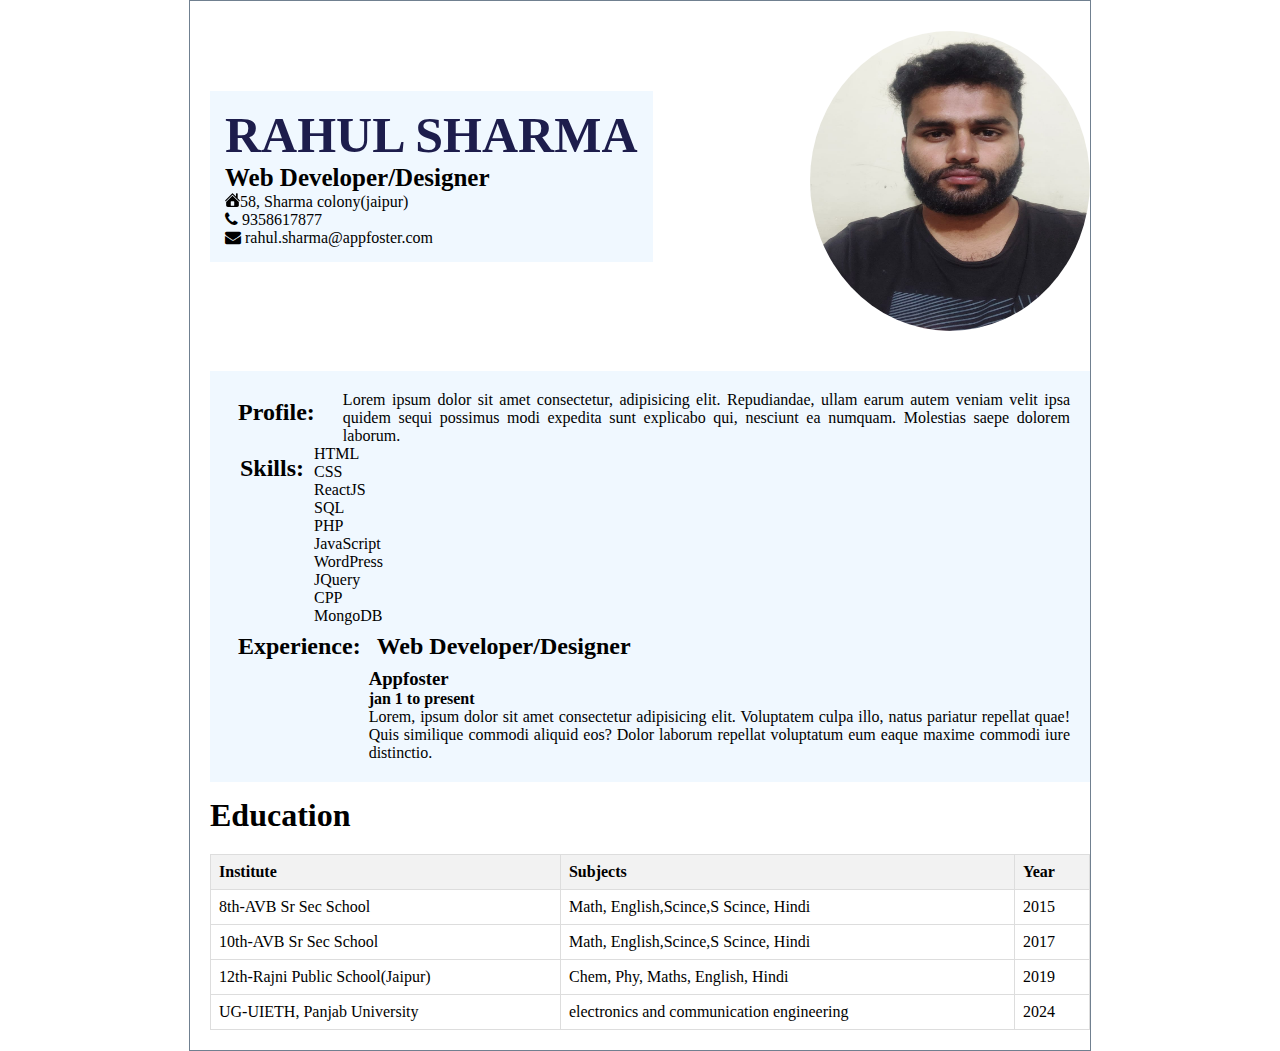
<file: basic-task-html-3532/demo.html>
<!DOCTYPE html>
<html lang="en">

<head>
    <meta charset="UTF-8">
    <meta name="viewport" content="width=device-width, initial-scale=1.0">
    <title>Resume</title>
    <link rel="stylesheet" href="css/style.css">
 <link rel="stylesheet" href="https://cdnjs.cloudflare.com/ajax/libs/font-awesome/4.7.0/css/font-awesome.min.css">
    <link href="https://cdn.jsdelivr.net/npm/bootstrap@5.3.2/dist/css/bootstrap.min.css" rel="stylesheet"
        integrity="sha384-T3c6CoIi6uLrA9TneNEoa7RxnatzjcDSCmG1MXxSR1GAsXEV/Dwwykc2MPK8M2HN" crossorigin="anonymous"> 
 





</head>

<body>
    <div class="container">
        <div class="content">
            <section class="intro_section">


                <div class="main-info">
                    <h1>Rahul Sharma</h1>
                    <h4>Web Developer/Designer</h4>
                    <div class="about-me">
                        <ul>
                            <li> <svg xmlns="http://www.w3.org/2000/svg" x="0px" y="0px" width="15" height="15" viewBox="0 0 26 26">
                                <path d="M 20 2.03125 C 19.449219 2.03125 19 2.480469 19 3.03125 L 19 7.8125 L 13.71875 2.53125 C 13.328125 2.140625 12.671875 2.140625 12.28125 2.53125 L 0.5625 14.28125 C 0.171875 14.671875 0.171875 15.296875 0.5625 15.6875 C 0.953125 16.078125 1.578125 16.078125 1.96875 15.6875 L 13 4.65625 L 24.0625 15.71875 C 24.257813 15.914063 24.523438 16.03125 24.78125 16.03125 C 25.039063 16.03125 25.273438 15.914063 25.46875 15.71875 C 25.859375 15.328125 25.859375 14.703125 25.46875 14.3125 L 22 10.84375 L 22 3.03125 C 22 2.480469 21.550781 2.03125 21 2.03125 Z M 13 6.5 L 2 17.5 L 2 23 C 2 24.65625 3.34375 26 5 26 L 21 26 C 22.65625 26 24 24.65625 24 23 L 24 17.5 Z M 11 16 L 15 16 C 15.550781 16 16 16.449219 16 17 L 16 23 C 16 23.550781 15.550781 24 15 24 L 11 24 C 10.449219 24 10 23.550781 10 23 L 10 17 C 10 16.449219 10.449219 16 11 16 Z"></path>
                                </svg>58, Sharma colony(jaipur)</li>
                            <li><i class="fa fa-phone"></i>  9358617877</li>
                            <!-- <li>rahul.sharma@appfoster.com</li> -->
                            <li><i class="fa fa-envelope"></i> <span>rahul.sharma@appfoster.com</span></li>

                        </ul>
                    </div>
                </div>

                <div class="image_container">
                    <img src="img/rahul.jpg" alt="rahul-photo">
                </div>
            </section>

            <section class="profile">
                <div class="prof">
                    <h2>Profile:</h2>
                    <p>Lorem ipsum dolor sit amet consectetur, adipisicing elit. Repudiandae, ullam earum autem veniam
                        velit ipsa quidem sequi possimus modi expedita sunt explicabo qui, nesciunt ea numquam.
                        Molestias saepe dolorem laborum.</p>
                </div>
                <div class="skills">
                    <h2>Skills:</h2>
                    <div class="skill-item">
                        <ul>
                            <li>HTML </li>
                            <li>CSS</li>
                            <li>ReactJS</li>
                            <li>SQL</li>
                            <li>PHP</li>
                        </ul>
                        <ul>
                            <li>JavaScript</li>
                            <li>WordPress</li>
                            <li>JQuery</li>
                            <li>CPP</li>
                            <li>MongoDB</li>
                        </ul>
                    </div>
                    <!-- <div class="skills-container">
                        <div class="skills-column">
                            <div class="skill">HTML</div>
                            <div class="skill">CSS3</div>
                            <div class="skill">Javascript</div>
                            <div class="skill">ReactJS</div>
                        </div>
                        <div class="skills-column">
                            <div class="skill">SQL</div>
                            <div class="skill">JQuery</div>
                            <div class="skill">MongoDB</div>
                            <div class="skill">DBMS</div>
                        </div>
                    </div> -->

                </div>
                <div class="exp">
                    <h2>Experience:</h2>
                    <div class="exp-info">
                    <h2>Web Developer/Designer</h2>
                    <h3>Appfoster</h3>
                    <h4>jan 1 to present</h4>
                    <p>Lorem, ipsum dolor sit amet consectetur adipisicing elit. Voluptatem culpa illo, natus pariatur
                        repellat quae! Quis similique commodi aliquid eos? Dolor laborum repellat voluptatum eum eaque
                        maxime commodi iure distinctio.</p>
                    </div>
                </div>
            </section>
            <div class="education">
                <h1>Education</h1>

                <table>
                    <thead>
                        <tr>
                            <th>Institute</th>
                            <th>Subjects</th>
                            <th>Year</th>
                        </tr>
                    </thead>
                    <tbody>
                        <tr>
                            <td>8th-AVB  Sr Sec School</td>
                            <td>Math, English,Scince,S Scince, Hindi</td>
                            <td>2015</td>
                        </tr>
                        <tr>
                            <td>10th-AVB Sr Sec School</td>
                            <td>Math, English,Scince,S Scince, Hindi</td>
                            <td>2017</td>
                        </tr>
                        <tr>
                            <td>12th-Rajni Public School(Jaipur)</td>
                            <td>Chem, Phy, Maths, English, Hindi</td>
                            <td>2019</td>
                        </tr>
                        <tr>
                            <td>UG-UIETH, Panjab University</td>
                            <td>electronics and communication engineering</td>
                            <td>2024</td>
                        </tr>

                    </tbody>
                </table>
            </div>

        </div>

    </div>
</body>

</html>
</file>
<file: 3532-HTML Basic/css/style.css>
* {
    margin: 0;
    padding: 0;
    /* box-sizing: border-box; */
  }
  
  .container {
    /* background-color: #e5e5fd; */
    /* min-height: 100vh; */
    /* border: 10px blue solid; */
  }
  
  .content{
      margin: 0 auto;
      max-width: 900px;
      border: 1.5px solid slategrey;
  }

 .main-info{
    background-color: aliceblue ;
    padding: 15px;
    margin-left: 20px;
    margin-top: 40px;
 }
  
  .image_container   img{
  width: 230px;
  height: 250px;
  margin-right: 30px;
  margin-top: 35px;
  border: 5px solid green;
  }

  .intro_section{
      display: flex;
      justify-content: space-between;
      margin-top: 5px;
      align-items: flex-start;
  }
  .intro_section h1{
    
      font-size: 50px;
      font-weight: bold;
      color: #1d1d4c;
      text-transform: uppercase;
  }
  .intro_section h4{
      text-align: start;
      font-size: 25px;
  }
  .intro_container{
      border-radius: 50%;
      overflow: hidden;
  }
   
 
  ul {
    list-style-type: none;
    text-align: start;
    
  }



.profile{
    background-color: aliceblue;
    margin-top: 35px;
    margin-left: 20px;
    padding: 20px;
}


.prof{
  display: flex;
}

.skills{
  display: flex;
  /* justify-content: space-between; */
}
.skill-item {
  /* padding-left: 100px; */
  display: flex;
}
.skill-item ul{
  list-style-type: disc;
  margin-left: 25px;
}
.skill-item  ul li::marker {
  color: green; /* Change the color to your desired color */
}
p{
  text-align: justify;
}
.exp{
  display: flex;
}
.exp-info{
  margin-left: 50px;
  
}
.exp-info ul{
  margin: auto;
  
}

  

  
  .skills-container {
    display: flex;
    justify-content: space-between;
    margin: 20px;
  }
  .skills-column {
    flex: 1;
  }
  .skills-column h2 {
    text-align: center;
  }
  .skill {
    margin-bottom: 8px;
  }

  

  .prof p{
    margin-left: 20px;
  }



  
table {
  /* border-collapse: collapse; */
  width: 50%;
  margin-right: 40px;
  margin: 20px;
}
th, td {
  /* border: 10px solid #dddddd; */
  padding: 8px;
  text-align: left;
}
 tbody tr{
  border: solid 2px rgb(176, 167, 167);
}
th {
  background-color: #f2f2f2;
  border: solid 20px rgb(171, 4, 4);

}
.headd{
  border: solid 2px rgb(176, 167, 167);

}


.education{
  /* margin-top: 15px;
  padding-right: 500px; */
  margin: auto;

}
.education h1{
  /* margin-left: 20px; */
  margin: 20px;
}
.education table{
  min-width: 870px;
}

.about-me  a {
  text-decoration: none; /* Remove underline */
  color: inherit; /* Use the default text color of the parent */
}
</file>
<file: 3535-HTML FORM/css/style.css>
* {
    margin: 0;
    padding: 0;
    box-sizing: border-box;
  }
  body {
    background-color: grey;
  }
  .container {
    width: 900px;
    margin: 0 auto;
  }
  .main-content {
    max-width: 700px;
    padding: 20px;
    background-color: rgb(200,232,246);
    margin: 0 auto;
    box-shadow: 4px 3px 5px rgba(1, 1, 1, 0.2);
    margin-top: 50px;
    border-radius: 9px;
  }

/* box-1 css */

  .box-1{
    border: solid 1.5px blue;
    /* display: flex; */
    align-items: center;
    padding: 10px;
    margin-top: 3px;
  }
.medicare-label {
    margin-right: 10px;
}

.medicare-input {
    padding: 8px;
    margin-right: 10px;
    width: 150px;
}

.medicare-date {
    padding: 8px;
    margin-right: 10px;
    width: 150px;}

    label{
        font-size: 20px;
        margin-top: 5px;
      }

  .box3-1{
    border: solid 1.5px blue;
    /* display: flex; */
    align-items: center;
    padding: 10px;
    margin-top: 3px;
  }    

  /* new css for box3-1 */
  /* .box3-1 {
    text-align: justify;
    font-size: 16px;
    max-width: 600px;
    margin: 0 auto;
  } */

  .box3-1 label {
    /* display: flex; */
    align-items: center; /* Align label content vertically */
  }

  .box3-1 input[type="checkbox"] {
    margin-left: 5px; /* Add some space between label and checkbox */
    transform: scale(1.5); /* Adjust the checkbox size as needed */
  }


  button{
    background-color: blue;
    border: transparent solid 2px;
    padding:5px 10px;
    
    color: white;
    border-radius: 4px;
    transition: 0.3s ease-in;
  }
  button:hover{
    background-color: rgb(200,232,246);
    color: blue;
    border: 2px solid blue;
    transition: 0.3s case-out;
    cursor: pointer;
  }
  .button-container{
    align-items: center;
    justify-content: center;
    margin: 20px 0 5px 10px;
    display: flex;

  }

  input{
    height: 25px;
  }
</file>
<file: 3550-CSS/css/style.css>
* {
    margin: 0;
    padding: 0;
    /* box-sizing: border-box; */
  }
  
  .container {
    /* background-color: aliceblue; */
    min-height: 100vh;
     /* border: 10px blue solid; */
  }
  
  .content{
      margin: 0 auto;
      max-width: 899px;
      border: 1.5px solid slategrey;
      display: flex;
      min-height: 80vh;
  }
  



/* right div css */


.right{
    background-color: rgb(24, 24, 128);
        margin-left: auto;
    color: white;
    padding: 10px;
    display: flex;
    flex-direction: column;
   
  
}


.photo {
    margin-top: 30px;
    text-align: center;
    background-color: rgb(24, 24, 128);

  }
  
  .photo img {
    display: block;
    margin: auto;
    width: 180px;
    height: 200px;
    border-radius:50% ;
  }
  



    .head {
        text-align: center;
      }
  
      .head h3, .head h5 {
        margin: 0;
      }
   



      .contact {
        margin: 20px 20px 1px 20px;
      }
  
      .contact h3 {
        margin-bottom: 7px;
      }
  
      .contact ul {
        list-style-type: none;
        padding: 0;
      }
  
      .contact li {
        margin-bottom: 6px;
        display: flex; 
        align-items: center; 
      }
  
      .contact li i {
        margin-right: 10px;
        width: 20px; 
        text-align: center; 
      }
  
      .contact li i {
        color: #dad5d5;
        font-size: 18px;
      }
      

      .education{
        margin: 10px 20px 1px 20px;
      }
  
      .education h3 {
        margin-bottom: 10px;
      }
  
      .education ul {
        list-style-type: none;
        padding: 0;
      }
  
      .education li {
        margin-bottom: 5px;
        display: flex; 
        align-items: center; 
      }


      .language{
        margin:  2px 20px 2px 20px;
      }
  
      .language h3 {
        margin-bottom: 10px;
      }
  
      .language ul {
        list-style-type: none;
        padding: 0;
      }
  
      .language li {
        margin-bottom: 3px;
        display: flex; 
        align-items: center; 
      }


   






    /* left div css */

    .left{
        /* background-color: blueviolet; */
        width: auto;
        margin-top: 30px;
        padding: 10px;
    }

    .career{
        margin: 10px 3px 3px 5px;
    }
     .career h2{

    }
    .projects{
        
        margin: 30px 3px 3px 5px;
    }
    .projects span{
        font-size: large;
        font-weight: 1500;
    }
    .projects p{
        margin-top: 10px;
    }
    .exp{
        margin: 30px 3px 3px 5px;
    }
    .exp p{
     margin-top: 10px;
     
    }
    p{
        text-align: justify;
        font-family: 'Your Font Family', sans-serif;
    }
    h2{
        
font-family: Arial, Helvetica, sans-serif ;
    }
/*     
    .skill{
        margin: 20px 3px 3px 5px;

    } */
    .skill {
        margin: 30px 3px 3px 5px;
      }
  
      .skill h2 {
        margin-bottom: 10px;
      }
  
      .skill ul {
        padding: 0;
      }
  
      .skill li {
        margin-bottom: 20px;
        display: flex;
        align-items: center;
      }
  
      .progress {
        flex: 1; /* Make the progress bar take up remaining space */
      }
  
      /* Optional: Customize the progress bar color if needed */
      .progress-bar {
        background-color: #007bff; /* Bootstrap primary color */
      }

      /* new css for skill */
      /* .skill {
        text-align: justify;
        font-size: 16px;
        max-width: 600px;
        margin: 0 auto;
      }
  
      .progress-container {
         display: flex; 
        align-items: baseline; 
        justify-content: space-between; 
        margin-bottom: 10px; 
      }
  
      .progress {
        width: 70%; 
      } */


/*  css for responsiveness */

    @media (max-width: 768px) {
        .content {
          flex-direction: column-reverse;
        }
      
        .right {
          margin-left: 0;
          margin-top: 20px;
          width: 100%;
        }
      
        .left {
          margin-top: 20px;
        }
      }
      
      @media (max-width: 480px) {
        .content {
          min-height: auto;
          flex-direction: column-reverse;
        }
      
        .right,
        .left {
          padding: 5px;
        }
      }

      .contact  a {
        text-decoration: none; /* Remove underline */
        color: inherit; /* Use the default text color of the parent */
      }
</file>
<file: 3555- Bootstrap/css/style.css>
body {
    transition: background-color 0.3s ease;
  }

  .dark-mode {
    background-color: #343a40; /* Dark background color */
    color: #ffffff; /* Light text color */
  }


  .navbar-custom {
    width: 100%;
    height: 60px;
    position: fixed;
    top: 0;
    left: 0;
    z-index: 1000;
}

.larger-font {
    font-size: 18px;
}

.navbar-nav .nav-item input {
    width: 300px;
    margin: 5px 10px;
}

.portfolio-heading {
    font-size: 24px;
}

main {
    margin-top: 70px;
}

.sidebar {
    width: 15px;
    max-width: 12vh;
    min-height: 100%;
    height: 770px;
}
.sidebar-sticky .align-icons {
display: flex;
align-items: center;
justify-content: center;
margin-right: 5px; 
}
</file>
<file: 3565-Javascript/css/style.css>
.box {
    background-color: white;
    margin-top: 5px;
    padding: 5px;
  }

  input {
    width: 100%;
    height: 30px;

  }

  button {
    background-color: blue;
    border: transparent solid 2px;
    padding: 5px 10px;

    color: white;
    width: 100px;
    height: 40px;
    border-radius: 4px;
    transition: 0.3s ease-in;
  }

  button:hover {
    background-color: rgb(200, 232, 246);
    color: blue;
    border: 2px solid blue;
    transition: 0.3s case-out;
    cursor: pointer;
  }

  .button-container {
    /* align-items: center;
    justify-content: center; */
    /* margin: 20px 0px 5px 1px; */
    display: flex;

  }

  #output-container {
    display: flex;
    /* flex-direction: row-reverse; */
    /* Larger numbers on the left */
    /* justify-content: space-between; */
    align-items: center;
    margin: 40px;
    justify-content: center;
    width: 850px ;
    background-color: white;
    height: 50px;
  }

  .split-div {
    text-align: center;
    padding: 10px;
    color: white;
    font-weight: bold;
  }

  * {
    margin: 0;
    padding: 0;
    /* box-sizing: border-box; */
  }

  .container {
 
    min-height: 100vh;
    /* border: 10px blue solid; */
  }

  .content {
    background-color: #e5e5fd;
    margin: 0 auto;
    padding: 20px;
    max-width: 900px;
    border: 1.5px solid slategrey;
    /* display: flex; */
    min-height: 90vh;
  }

  h2 {
    justify-content: center;
    align-items: center;
  }
</file>
<file: basic-task-html-3532/css/style.css>
* {
    margin: 0;
    padding: 0;
    /* box-sizing: border-box; */
  }
  
  .container {
    /* background-color: #e5e5fd; */
    /* min-height: 100vh; */
    /* border: 10px blue solid; */
  }
  
  .content{
      margin: 0 auto;
      max-width: 900px;
      border: 1.5px solid slategrey;
  }

 .main-info{
    background-color: aliceblue ;
    padding: 15px;
    margin-left: 20px;
    margin-top: 60px;
 }
  
  .image_container , img{
  width: 280px;
  height: 300px;
  /* margin: 5px; */
  }

  .intro_section{
      display: flex;
      justify-content: space-between;
      margin-top: 30px;
      align-items: flex-start;
  }
  .intro_section h1{
    
      font-size: 50px;
      font-weight: bold;
      color: #1d1d4c;
      text-transform: uppercase;
  }
  .intro_section h4{
      text-align: start;
      font-size: 25px;
  }
  .intro_container{
      border-radius: 50%;
      overflow: hidden;
  }
   
 
  ul {
    list-style-type: none;
    text-align: start;
    
  }
  .image_container{
    border-radius: 50%;
    overflow: hidden;
}


.profile{
    background-color: aliceblue;
    margin-top: 40px;
    margin-left: 20px;
    padding: 20px;
}

.profile h2{
    margin: 8px;
}
.prof{
  display: flex;
}

.skills{
  display: flex;
  /* justify-content: space-between; */
}
.skill-item {
  /* padding-left: 100px; */
  justify-content: space-between;
}
p{
  text-align: justify;
}
.exp{
  display: flex;
}
table {
    border-collapse: collapse;
    width: 50%;
    margin: 20px;
  }
  th, td {
    border: 1px solid #dddddd;
    padding: 8px;
    text-align: left;
  }
  th {
    background-color: #f2f2f2;
  }

  .education{
    margin-top: 15px;

  }
  .education h1{
    margin-left: 20px;
  }
  .education table{
    min-width: 880px;
  }
 

  

  .skills h2{
    margin: 10px;
  }
  .skills-container {
    display: flex;
    justify-content: space-between;
    margin: 20px;
  }
  .skills-column {
    flex: 1;
  }
  .skills-column h2 {
    text-align: center;
  }
  .skill {
    margin-bottom: 8px;
  }

  .exp-info{
    /* margin-left: 50px; */
  }

  .prof p{
    margin-left: 20px;
  }
</file>
